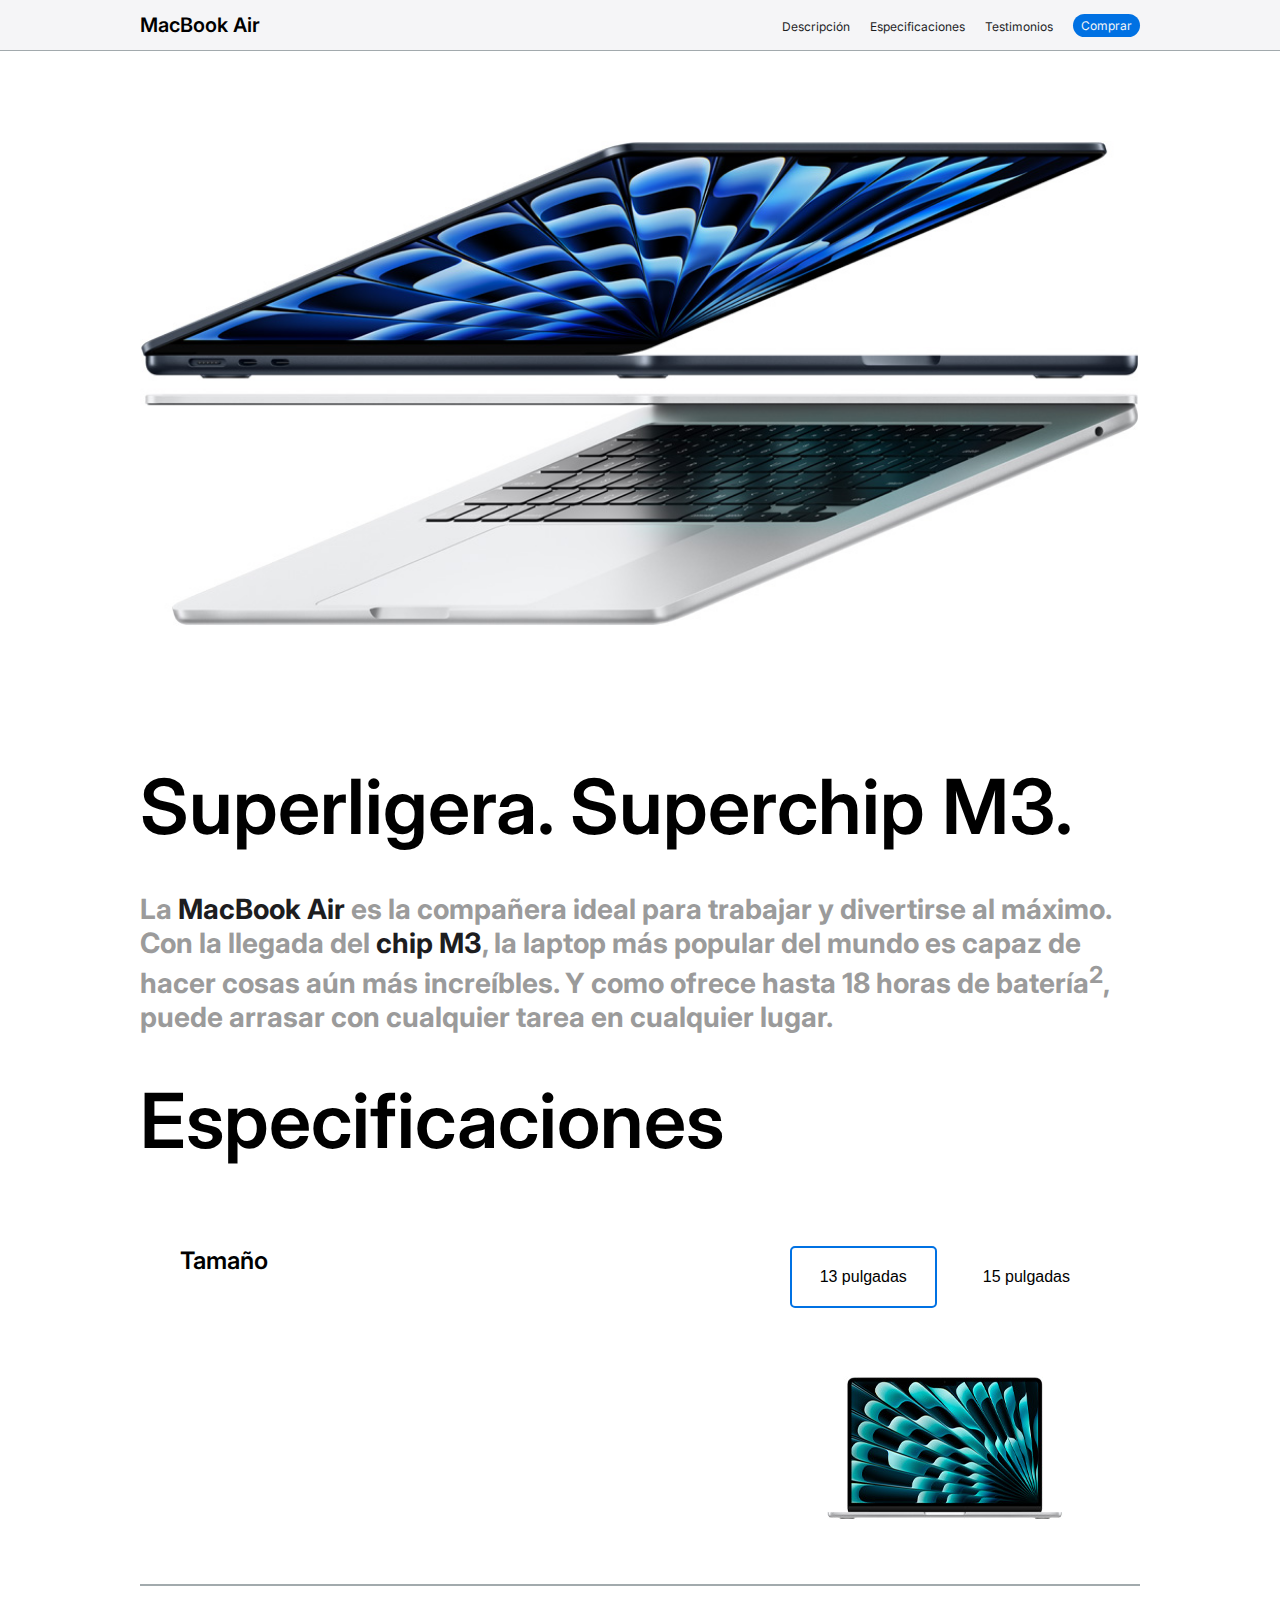
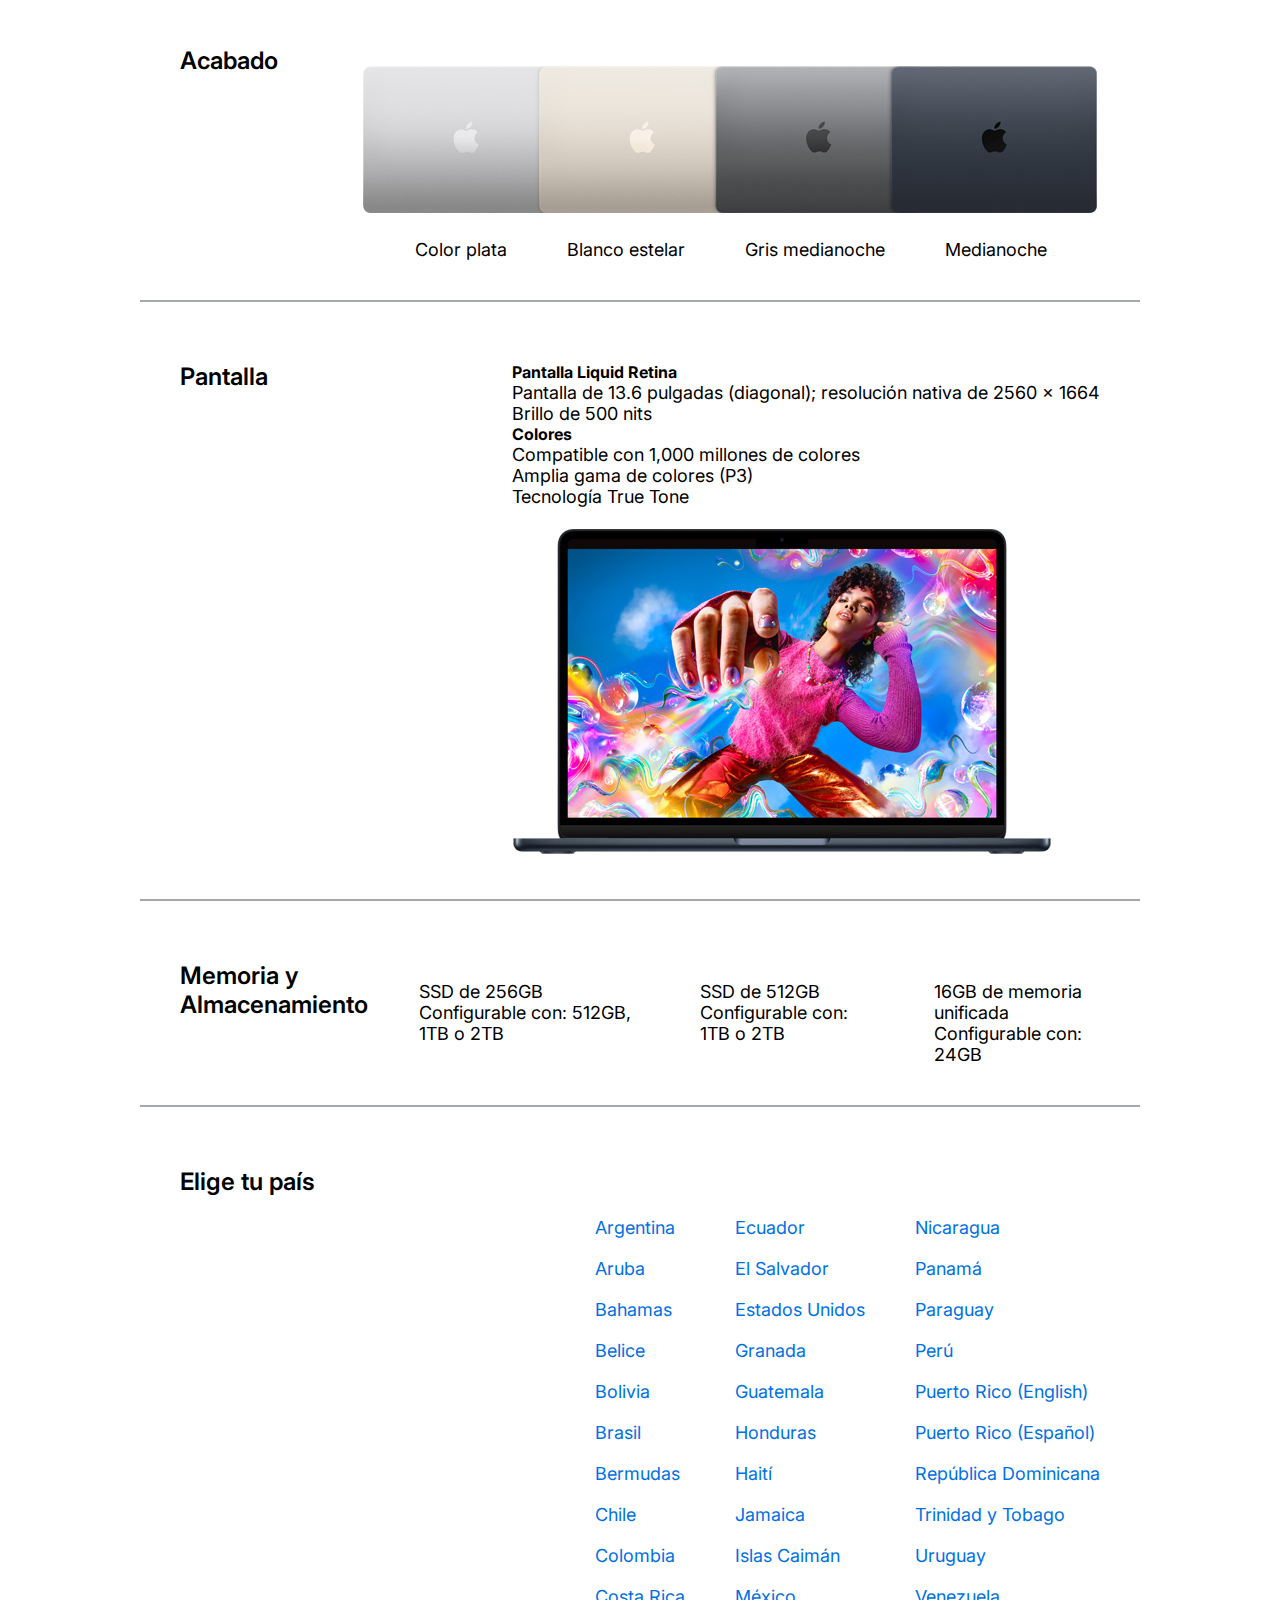
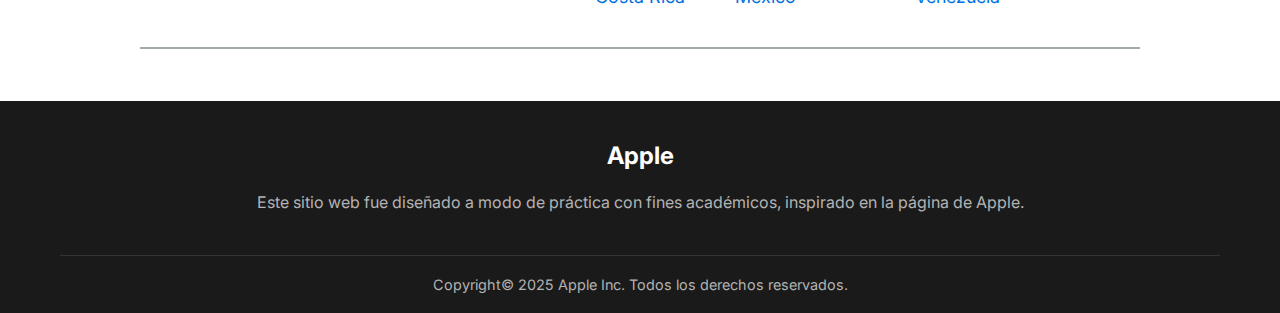
<file: index.html>
<!DOCTYPE html>
<html lang="es">
<head>
    <meta charset="UTF-8">
    <meta name="viewport" content="width=device-width, initial-scale=1.0">
    <title>MacBook Air</title>
    <link rel="stylesheet" href="./css/styles.css">
    <link rel="preconnect" href="https://fonts.googleapis.com">
    <link rel="preconnect" href="https://fonts.gstatic.com" crossorigin>
    <link href="https://fonts.googleapis.com/css2?family=Inter:ital,opsz,wght@0,14..32,100..900;1,14..32,100..900&display=swap" rel="stylesheet">
</head>
<body>
    <!-- Header -->
    <header>
        <div class="header-container">
            <h1>MacBook Air</h1>
            <nav>
                <ul>
                    <li><a class="nav-item" href="#hero">Descripción</a></li>
                    <li><a class="nav-item" href="#specs">Especificaciones</a></li>
                    <li><a class="nav-item" href="./testimonios.html">Testimonios</a></li>
                </ul>
                <a class="btn primary large" href="https://pe.tiendasishop.com/products/macbook-air-13-chip-m2-ram-16gb-256gb-gris-espacial" target="_blank">Comprar</a>
            </nav>
        </div>
    </header>

    <!-- Main Content -->
    <main>
        <div class="container">
            <!-- Hero Section -->
            <section id="hero" class="hero">
                <img src="./img/hero-static.jpg" alt="Imagen de MacBook Air">
                <div class="description">
                    <h2 class="head-style">Superligera. Superchip M3.</h2>
                    <p class="text-description">La <span>MacBook Air</span> es la compañera ideal para trabajar y divertirse al máximo. Con la llegada del <span>chip M3</span>, la laptop más popular del mundo es capaz de hacer cosas aún más increíbles. Y como ofrece hasta 18 horas de batería<sup>2</sup>, puede arrasar con cualquier tarea en cualquier lugar.</p>
                </div>
            </section>

            <!-- Specifications Section -->
            <section id="specs" class="specs">
                <h2 class="head-style">Especificaciones</h2>
                <div class="card-specs">
                    <h3 class="name-specs">Tamaño</h3>
                    <div class="card-container">
                        <div class="size-selector">
                            <button class="size-option" id="size-13">13 pulgadas</button>
                            <button class="size-option" id="size-15">15 pulgadas</button>
                        </div>
                        <div class="laptop-display">
                            <img id="product-image" src="./img/large-hero-screen-size.jpg" alt="Tamaño de pantalla">
                        </div>
                    </div>
                </div>
                <div class="card-specs">
                    <h3 class="name-specs">Acabado</h3>
                    <div class="card-container">
                        <img src="./img/large-color-option.jpg" alt="Colores de MacBook">
                        <div class="options">
                            <p class="text-style">Color plata</p>
                            <p class="text-style">Blanco estelar</p>
                            <p class="text-style">Gris medianoche</p>
                            <p class="text-style">Medianoche</p>
                        </div>
                    </div>
                </div>
                <div class="card-specs">
                    <h3 class="name-specs">Pantalla</h3>
                    <div class="card-container">
                        <h4>Pantalla Liquid Retina</h4>
                        <p class="text-style">Pantalla de 13.6 pulgadas (diagonal); resolución nativa de 2560 x 1664</p>
                        <p class="text-style">Brillo de 500 nits</p>
                        <h4>Colores</h4>
                        <p class="text-style">Compatible con 1,000 millones de colores</p>
                        <p class="text-style">Amplia gama de colores (P3)</p>
                        <p class="text-style">Tecnología True Tone</p>
                        <img src="./img/large-screen.jpg" alt="Pantalla de MacBook">
                    </div>
                </div>
                <div class="card-specs">
                    <h3 class="name-specs">Memoria y Almacenamiento</h3>
                    <div class="options">
                        <div>
                            <p class="text-style">SSD de 256GB</p>
                            <p class="text-style">Configurable con: 512GB, 1TB o 2TB</p>
                        </div>
                        <div>
                            <p class="text-style">SSD de 512GB</p>
                            <p class="text-style">Configurable con: 1TB o 2TB</p>
                        </div>
                        <div>
                            <p class="text-style">16GB de memoria unificada</p>
                            <p class="text-style">Configurable con: 24GB</p>
                        </div>
                    </div>
                </div>
            </section>

            <!-- Where to Buy Section -->
            <section id="where-to-buy">
                <div class="card-specs">
                    <h3 class="name-specs">Elige tu país</h3>
                    <div class="select-country">
                        <div class="country-row">
                            <a class="country" href="https://locate.apple.com/ar/es/" target="_blank">Argentina</a>
                            <a class="country" href="https://locate.apple.com/lac/en" target="_blank">Aruba</a>
                            <a class="country" href="https://locate.apple.com/bs/en/" target="_blank">Bahamas</a>
                            <a class="country" href="https://locate.apple.com/bz/en/" target="_blank">Belice</a>
                            <a class="country" href="https://locate.apple.com/bo/es/" target="_blank">Bolivia</a>
                            <a class="country" href="https://locate.apple.com/br/pt/" target="_blank">Brasil</a>
                            <a class="country" href="https://locate.apple.com/bm/en/" target="_blank">Bermudas</a>
                            <a class="country" href="https://locate.apple.com/cl/es/" target="_blank">Chile</a>
                            <a class="country" href="https://locate.apple.com/co/es/" target="_blank">Colombia</a>
                            <a class="country" href="https://locate.apple.com/cr/es/" target="_blank">Costa Rica</a>
                        </div>
                        <div class="country-row">
                            <a class="country" href="https://locate.apple.com/ec/es/" target="_blank">Ecuador</a>
                            <a class="country" href="https://locate.apple.com/sv/es/" target="_blank">El Salvador</a>
                            <a class="country" href="https://locate.apple.com/us/en/" target="_blank">Estados Unidos</a>
                            <a class="country" href="https://locate.apple.com/gd/en/" target="_blank">Granada</a>
                            <a class="country" href="https://locate.apple.com/gt/es/" target="_blank">Guatemala</a>
                            <a class="country" href="https://locate.apple.com/hn/es/" target="_blank">Honduras</a>
                            <a class="country" href="https://locate.apple.com/ht/en" target="_blank">Haití</a>
                            <a class="country" href="https://locate.apple.com/jm/en/" target="_blank">Jamaica</a>
                            <a class="country" href="https://locate.apple.com/ky/en/" target="_blank">Islas Caimán</a>
                            <a class="country" href="https://locate.apple.com/mx/es/" target="_blank">México</a>
                        </div>
                        <div class="country-row">
                            <a class="country" href="https://locate.apple.com/ni/es/" target="_blank">Nicaragua</a>
                            <a class="country" href="https://locate.apple.com/pa/es/" target="_blank">Panamá</a>
                            <a class="country" href="https://locate.apple.com/py/es/" target="_blank">Paraguay</a>
                            <a class="country" href="https://locate.apple.com/pe/es/" target="_blank">Perú</a>
                            <a class="country" href="https://locate.apple.com/pr/en/" target="_blank">Puerto Rico (English)</a>
                            <a class="country" href="https://locate.apple.com/pr/es/" target="_blank">Puerto Rico (Español)</a>
                            <a class="country" href="https://locate.apple.com/do/es/" target="_blank">República Dominicana</a>
                            <a class="country" href="https://locate.apple.com/tt/en/" target="_blank">Trinidad y Tobago</a>
                            <a class="country" href="https://locate.apple.com/uy/es/" target="_blank">Uruguay</a>
                            <a class="country" href="https://locate.apple.com/ve/es/" target="_blank">Venezuela</a>
                        </div>
                    </div>
                </div>
            </section>
        </div>
    </main>

    <!-- Footer -->
    <footer>
        <div class="footer-container">
            <div class="footer-section">
                <h3>Apple</h3>
                <p class="footer-description">Este sitio web fue diseñado a modo de práctica con fines académicos, inspirado en la página de Apple.</p>
            </div>
            <div class="footer-bottom">
                <p>Copyright© 2025 Apple Inc. Todos los derechos reservados.</p>
            </div>
        </div>
    </footer>
    <script src="script.js"></script>
</body>
</html>
</file>
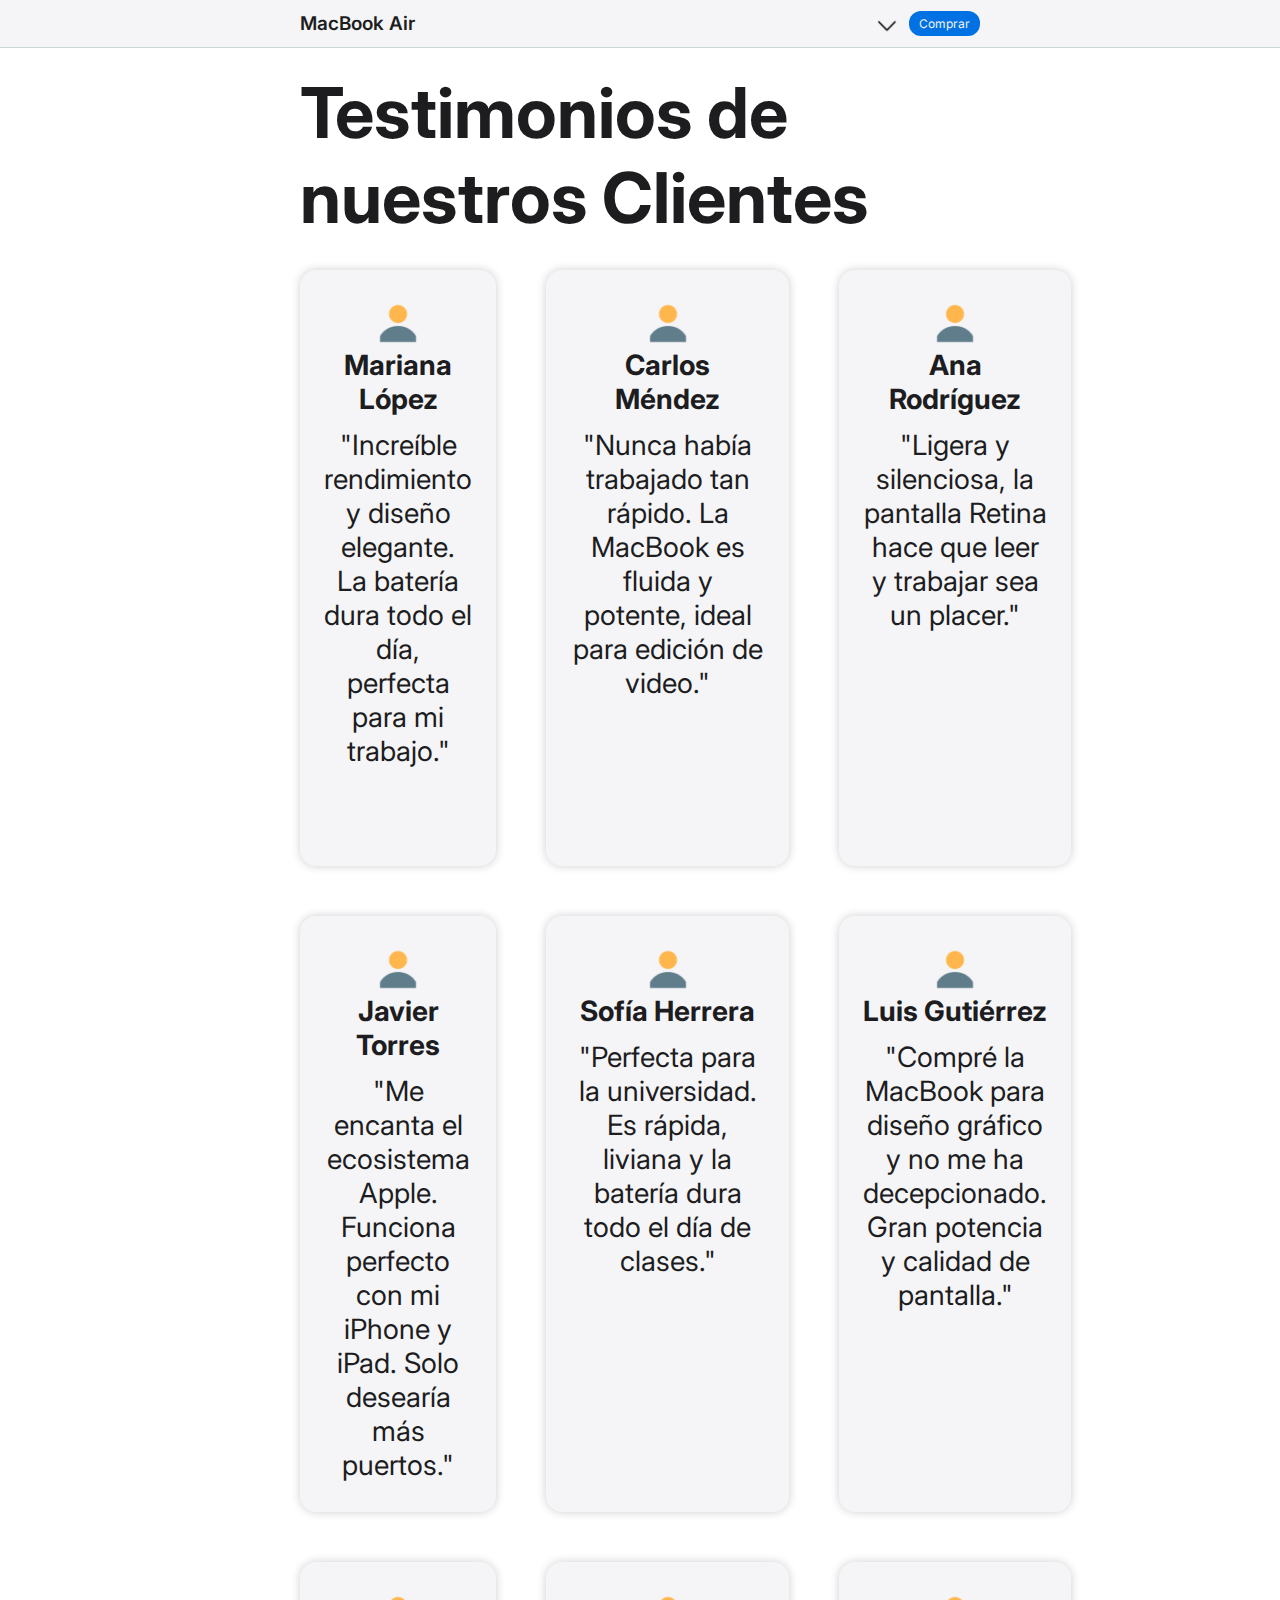
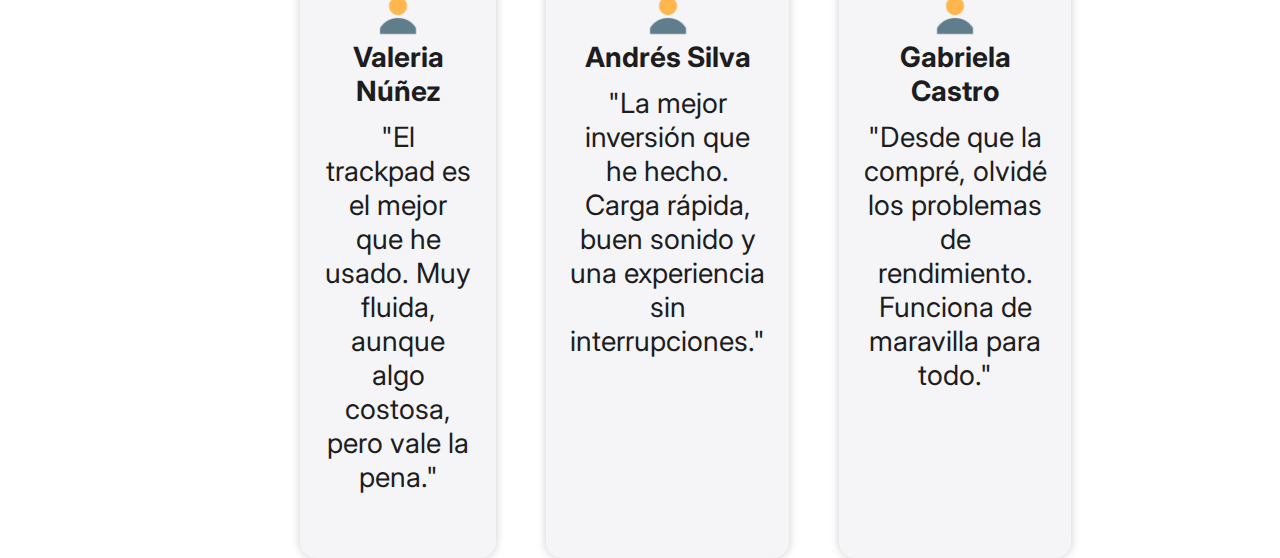
<file: testimonios.html>
<!DOCTYPE html>
<html lang="en">
<head>
    <meta charset="UTF-8">
    <meta name="viewport" content="width=device-width, initial-scale=1.0">
    <title>Testimonios</title>
    <link rel="stylesheet" href="./css/testimonios.css">
    <link rel="preconnect" href="https://fonts.googleapis.com">
    <link rel="preconnect" href="https://fonts.gstatic.com" crossorigin>
    <link href="https://fonts.googleapis.com/css2?family=Inter:ital,opsz,wght@0,14..32,100..900;1,14..32,100..900&display=swap" rel="stylesheet">
</head>
<body>
    <!-- Header -->
    <header id="header">
            <h1>MacBook Air</h1>
            <nav>
                <a class="dropdown-btn" href="#"><img src="./icons/dropdown-button.png" alt="boton desplegable"></a>
                <a class="buy-btn" href="#">Comprar</a>
            </nav>
    </header>
    <!-- Aside -->
    <aside  id="sidebar">
        <div class="sidebar-container">
            <ul>
                <li><a class="nav-item" href="#hero">Descripción</a></li>
                <li><a class="nav-item" href="#specs">Especificaciones</a></li>
                <li><a class="nav-item" href="#where-to-buy">Dónde comprar</a></li>
            </ul>   
        </div>
    </aside>
    <!-- Main -->
    <main id="main">
        <h2>Testimonios de nuestros Clientes</h2>
        <section id="section">
            <div class="card" id="card1">
                <div class="user-information">
                    <img src="./icons/icon-user.png" alt="imagen de usuario">
                    <p class="username">Mariana López</p>
                </div>
                <p class="comment">
                    "Increíble rendimiento y diseño elegante. La batería dura todo el día, perfecta para mi trabajo."
                </p>
            </div>    
            <div class="card" id="card2">
                <div class="user-information">
                    <img src="./icons/icon-user.png" alt="imagen de usuario">
                    <p class="username">Carlos Méndez</p>
                </div>
                <p class="comment">
                    "Nunca había trabajado tan rápido. La MacBook es fluida y potente, ideal para edición de video."
                </p>
            </div>    
            <div class="card" id="card3">
                <div class="user-information">
                    <img src="./icons/icon-user.png" alt="imagen de usuario">
                    <p class="username">Ana Rodríguez</p>
                </div>
                <p class="comment">
                    "Ligera y silenciosa, la pantalla Retina hace que leer y trabajar sea un placer."
                </p>
            </div>    
            <div class="card" id="card4">
                <div class="user-information">
                    <img src="./icons/icon-user.png" alt="imagen de usuario">
                    <p class="username">Javier Torres</p>
                </div>
                <p class="comment">
                    "Me encanta el ecosistema Apple. Funciona perfecto con mi iPhone y iPad. Solo desearía más puertos."
                </p>
            </div>    
            <div class="card" id="card5">
                <div class="user-information">
                    <img src="./icons/icon-user.png" alt="imagen de usuario">
                    <p class="username">Sofía Herrera</p>
                </div>
                <p class="comment">
                    "Perfecta para la universidad. Es rápida, liviana y la batería dura todo el día de clases."
                </p>
            </div>    
            <div class="card" id="card6">
                <div class="user-information">
                    <img src="./icons/icon-user.png" alt="imagen de usuario">
                    <p class="username">Luis Gutiérrez</p>
                </div>
                <p class="comment">
                    "Compré la MacBook para diseño gráfico y no me ha decepcionado. Gran potencia y calidad de pantalla."
                </p>
            </div>    
            <div class="card" id="card7">
                <div class="user-information">
                    <img src="./icons/icon-user.png" alt="imagen de usuario">
                    <p class="username">Valeria Núñez</p>
                </div>
                <p class="comment">
                    "El trackpad es el mejor que he usado. Muy fluida, aunque algo costosa, pero vale la pena."
                </p>
            </div>    
            <div class="card" id="card8">
                <div class="user-information">
                    <img src="./icons/icon-user.png" alt="imagen de usuario">
                    <p class="username">Andrés Silva</p>
                </div>
                <p class="comment">
                    "La mejor inversión que he hecho. Carga rápida, buen sonido y una experiencia sin interrupciones."
                </p>
            </div>    
            <div class="card" id="card9">
                <div class="user-information">
                    <img src="./icons/icon-user.png" alt="imagen de usuario">
                    <p class="username">Gabriela Castro</p>
                </div>
                <p class="comment">
                    "Desde que la compré, olvidé los problemas de rendimiento. Funciona de maravilla para todo."
                </p>
            </div>    
        </section>
    </main>
    <!-- Footer -->
    <footer></footer>
</body>
</html>
</file>
<file: css/styles.css>
/* Normalize */
* {
  box-sizing: border-box;
  margin: 0;
  padding: 0;
}

/* Remove list styles */
ul, ol {
  list-style: none;
}

/* Remove link underline and inherit color */
a {
  text-decoration: none;
  color: inherit;
}

/* Root variables */
:root {
  --background: #F5F5F7;   /* Light background, Apple style */
  --text-color: #1D1D1F;   /* Dark text, easy to read */
  --primary-color: #0071E3; /* Apple blue, used in buttons */
  --secondary-color: #A2AAAD; /* Elegant gray */
}

/* Body styles */
body {
  background-color: #fff;
  font-family: "Inter", sans-serif;
}

/* Header styles */
header {
  border-bottom: 1px solid var(--secondary-color);
  background-color: var(--background);
  padding: 0 30px;
  position: sticky;
  top: 0;
  display: flex;
  justify-content: center;
  min-width: 770px;
}

.header-container {
  display: flex;
  justify-content: space-between;
  width: 1000px;
}

.header-container h1 {
  align-items: center;
  display: flex;
  font-size: 20px;
  font-weight: 600;
  text-align: center;
}

.header-container nav {
  display: flex;
  align-items: center;
  height: 100%;
}

.header-container nav ul {
  display: flex;
  gap: 20px;
  padding: 15px 20px;
  flex-wrap: wrap;
}

.nav-item {
  color: var(--text-color);
  font-size: 12px;
}

.nav-item:hover {
  text-shadow: 0 0 2px rgba(0, 0, 0, 0.235);
}

.btn {
  border: none;
  border-radius: 16px;
  padding: 4px 8px;
  background-color: var(--primary-color);
  color: var(--background);
  font-size: 12px;
}

.btn:hover {
  background-color: #0b75e0;
}

/* Main content styles */
main {
  width: 100%;
  display: flex;
  justify-content: center;
  padding: 0 20px;
}

.container {
  width: 100%;
  max-width: 1000px;
}

/* Hero section styles */
.hero img {
  margin: 90px auto;
  width: 100%;
}

span {
  color: var(--text-color);
}

.head-style {
  font-size: 76px;
  font-weight: 600;
  margin: 40px auto;
}

.text-style {
  font-size: 18px;
}

.text-description {
  font-size: 28px;
  color: rgb(155, 155, 155);
  font-weight: 700;
  word-wrap: break-word;
}

/* Specs section styles */
.card-specs {
  display: flex;
  justify-content: space-between;
  border-bottom: 2px solid var(--secondary-color);
  padding: 40px;
  margin: 20px 0;
}

.name-specs {
  font-size: 24px;
  font-weight: 600;
}

.size-selector {
  display: flex;
  justify-content: space-between;
  gap: 16px;
  margin-bottom: 24px;
}

.size-option {
  border: 2px solid transparent;
  border-radius: 5px;
  cursor: pointer;
  font-size: 16px;
  padding: 20px 28px;
  background-color: #fff;
}

.size-option.selected {
  border-color: var(--primary-color); /* Cambia el color según tu preferencia */
}

.laptop-display {
  display: flex;
  justify-content: center;
  padding: 24px;
}

.options {
  display: flex;
  justify-content: center;
  gap: 60px;
  margin-top: 20px;
}

.card-container img {
  margin-top: 20px;
}

h4 {
  font-size: 16px;
}

/* Country selection styles */
.select-country {
  display: flex;
  justify-content: space-evenly;
  margin-top: 50px;
  gap: 50px;
}

.country-row {
  display: flex;
  flex-direction: column;
  gap: 20px;
}

.country {
  color: var(--primary-color);
  font-size: large;
}

.country:hover {
  text-decoration: underline;
}

/* Footer styles */
footer {
  background-color: #1a1a1a;
  color: #ffffff;
  padding: 40px 0 20px;
  margin-top: 32px;
}

.footer-container {
  max-width: 1200px;
  margin: 0 auto;
  padding: 0 20px;
  display: flex;
  flex-direction: column;
  text-align: center;
}

.footer-section h3 {
  color: #ffffff;
  font-size: 1.5rem;
  margin-bottom: 20px;
  text-align: center;
}

.footer-description {
  color: #b3b3b3;
  line-height: 1.6;
}

.footer-bottom {
  text-align: center;
  padding-top: 20px;
  margin-top: 40px;
  border-top: 1px solid #333;
}

.footer-bottom p {
  color: #b3b3b3;
  font-size: 0.9rem;
}
</file>
<file: css/testimonios.css>
/* Normalize */
* {
    box-sizing: border-box;
    margin: 0;
    padding: 0;
}

  /* Remove list styles */
ul, ol {
    list-style: none;
}

  /* Remove link underline and inherit color */
a {
    text-decoration: none;
    color: inherit;
}

/* Paleta de colores */
:root {
    --background: #F5F5F7;   /* Light background, Apple style */
    --text-color: #1D1D1F;   /* Dark text, easy to read */
    --primary-color: #0071E3; /* Apple blue, used in buttons */
    --secondary-color: #A2AAAD; /* Elegant gray */
}

/* === Mobile version === */
body {
    background-color: #fff;
    font-family: "Inter";
    color: var(--text-color);
}

header {
    align-items: center;
    background-color: var(--background);
    border-bottom: 1px solid #cdd7db;
    display: flex;
    height: 48px;
    justify-content: space-between;
    padding: 0 16px;
    position: fixed;
    top: 0;
    width: 100%;
}

h1 {
    font-size: 19px;
    font-weight: 600;
}



nav {
    display: flex;
    align-items: center;
    gap: 10px;
}

.dropdown-btn > img {
    width: 24px;
    transform: translate(0, 4px);
}

.buy-btn {
    background-color: var(--primary-color);
    border-radius: 12px;
    color: var(--background);
    font-size: 12px;
    padding: 5px 10px;
}

.buy-btn:hover {
    background-color: #0077ee;
}

aside {
    padding: 0px 12px;
    font-size: 14px;
    display: none;
}

.sidebar-container {
    padding: 24px 16px;
}


/* contenido del main */
main {
    padding: 0 40px;
}

h2 {
    margin-top: 70px;
}

#section {
    margin-top: 30px;
}

.card {
    background-color: var(--background);
    box-shadow: 0 0 10px #00000032;
    border-radius: 16px;
    padding: 30px 24px;
}

.user-information {
    display: flex;
    flex-direction: column;
    align-items: center;
    font-weight: bold;
    text-align: center;
}

.user-information img {
    width: 48px;
}

.comment {
    margin-top: 12px;
    text-align: center;
}

@media (min-width: 1024px) {
    header {
        padding: 0 300px;
    }

    main {
        padding: 0 300px;
    }

    #main h2 {
        font-size: 70px;
    }

    #section {
        display: grid;
        gap: 50px;  
        grid-template-columns: repeat(3, 1fr);
        grid-template-rows: repeat(3, 1fr);
        grid-template-areas: 
            "card1 card2 card3"
            "card3 card4 card3"
            "card7 card6 card9";
    }

    .card {
        font-size: 28px;
    }
}
</file>
